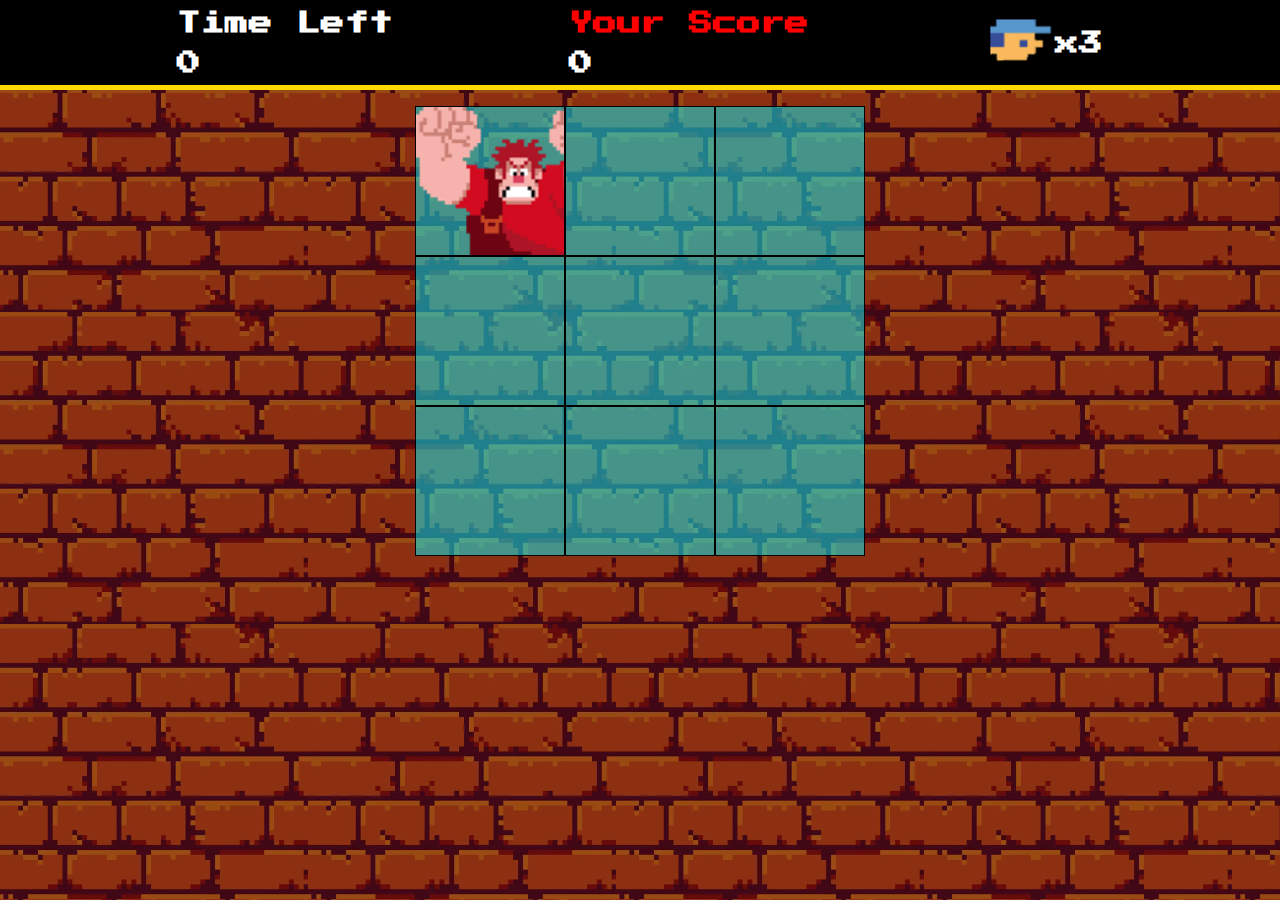
<file: Potencia_Tech_iFood-Desenvolvimento_de_Jogos/Desafios/Detona_Ralph/index.html>
<!DOCTYPE html>
<html lang="pt-BR">

<head>
  <!-- settings -->
  <meta charset="UTF-8">
  <meta name="viewport" content="width=device-width, initial-scale=1.0">
  <title>Detona Ralph</title>
  <link rel="shortcut icon" href="./src/images/favicon.jpg" type="image/x-icon">

  <!-- fonts -->
  <link rel="preconnect" href="https://fonts.googleapis.com">
  <link rel="preconnect" href="https://fonts.gstatic.com" crossorigin>
  <link href="https://fonts.googleapis.com/css2?family=Press+Start+2P&display=swap" rel="stylesheet">

  <!-- styles -->
  <link rel="stylesheet" href="./src/styles/reset.css">
  <link rel="stylesheet" href="./src/styles/main.css">
</head>

<body>
  <div class="container">
    <div class="menu">
      <div class="menu-time">
        <h2 class="">Time Left</h2>
        <h2 id="time-left">0</h2>
      </div>

      <div class="menu-score">
        <h2 class="player-score">Your Score</h2>
        <h2 id="score">0</h2>
      </div>
      <div class="menu-lives">
        <img src="./src/images/player.png" alt="player image" height="60px">
        <h2 id="count-lives">x3</h2>
      </div>
    </div>

    <div class="panel">
      <div class="panel-col">
        <div class="square enemy" id="1"></div>
        <div class="square" id="2"></div>
        <div class="square" id="3"></div>
      </div>

      <div class="panel-col">
        <div class="square" id="4"></div>
        <div class="square" id="5"></div>
        <div class="square" id="6"></div>
      </div>

      <div class="panel-col">
        <div class="square" id="7"></div>
        <div class="square" id="8"></div>
        <div class="square" id="9"></div>
      </div>

    </div>


  </div>

  <script defer src="./src/scripts/engine.js"></script>
</body>

</html>
</file>
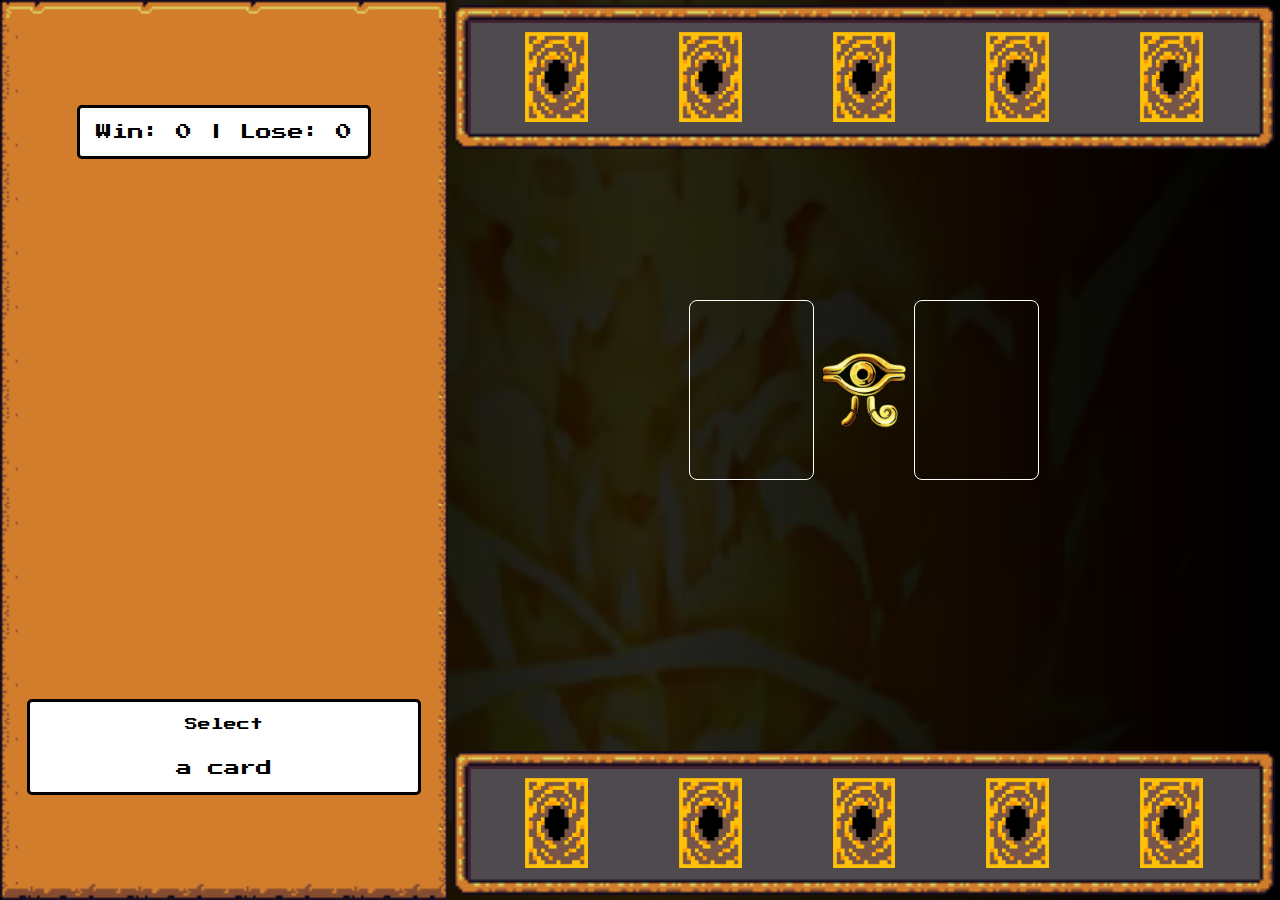
<file: Potencia_Tech_iFood-Desenvolvimento_de_Jogos/Desafios/jokenpo_yugioh/index.html>
<!DOCTYPE html>
<html lang="pt-br">

<head>
  <meta charset="UTF-8">
  <meta name="viewport" content="width=device-width, initial-scale=1.0">
  <title>Jokenpô Yu-Gi-Oh</title>
  <link rel="shortcut icon" href="./src/assets/favicon/Favicon.ico" type="image/x-icon">

  <!-- fonts -->
  <link rel="preconnect" href="https://fonts.googleapis.com">
  <link rel="preconnect" href="https://fonts.gstatic.com" crossorigin>
  <link href="https://fonts.googleapis.com/css2?family=Press+Start+2P&display=swap" rel="stylesheet">

  <!-- styles -->
  <link rel="stylesheet" href="./src/styles/reset.css">
  <link rel="stylesheet" href="./src/styles/buttons.css">
  <link rel="stylesheet" href="./src/styles/containers_and_frames.css">
  <link rel="stylesheet" href="./src/styles/main.css">
</head>

<body>
  <audio id="bgm">
    <source src="./src/assets/audios/egyptian_duel.mp3" type="audio/mp3">
  </audio>

  <div class="bg-video">
    <video class="video" autoplay loop muted>
      <source src="./src/assets/video/yugi.mp4" type="video/mp4">
    </video>
  </div>
  <div class="container">
    <div class="container__left framed-golden-2">
      <div class="score-box frame">
        <span id="score-points">Win: 0 | Lose: 0</span>
      </div>
      <div class="menu-avatar">
        <img id="card-image">
      </div>
      <div class="cards-details frame">
        <p id="card-name">Select</p>
        <p id="card-type">a card</p>
      </div>
    </div>

    <div class="container__right">
      <div class="card-box__container">
        <div class="card-box framed" id="computer-cards"></div>

        <div class="card-versus__container">
          <div class="versus-top">

            <div class="card-infield">
              <img id="player-field-card">
            </div>

            <img class="millenium-icon" src="./src/assets/icons/millenium2.png" height="100px">

            <div class="card-infield">
              <img id="computer-field-card">
            </div>

          </div>

          <div class="versus-bottom">
            <button id="next-duel" class="rpgui-button" onclick="resetDuel()">GANHOU</button>
          </div>

        </div>

        <div class="card-box framed" id="player-cards"></div>

      </div>
    </div>
  </div>

  <script src="./src/scripts/engine.js" defer></script>
</body>

</html>
</file>
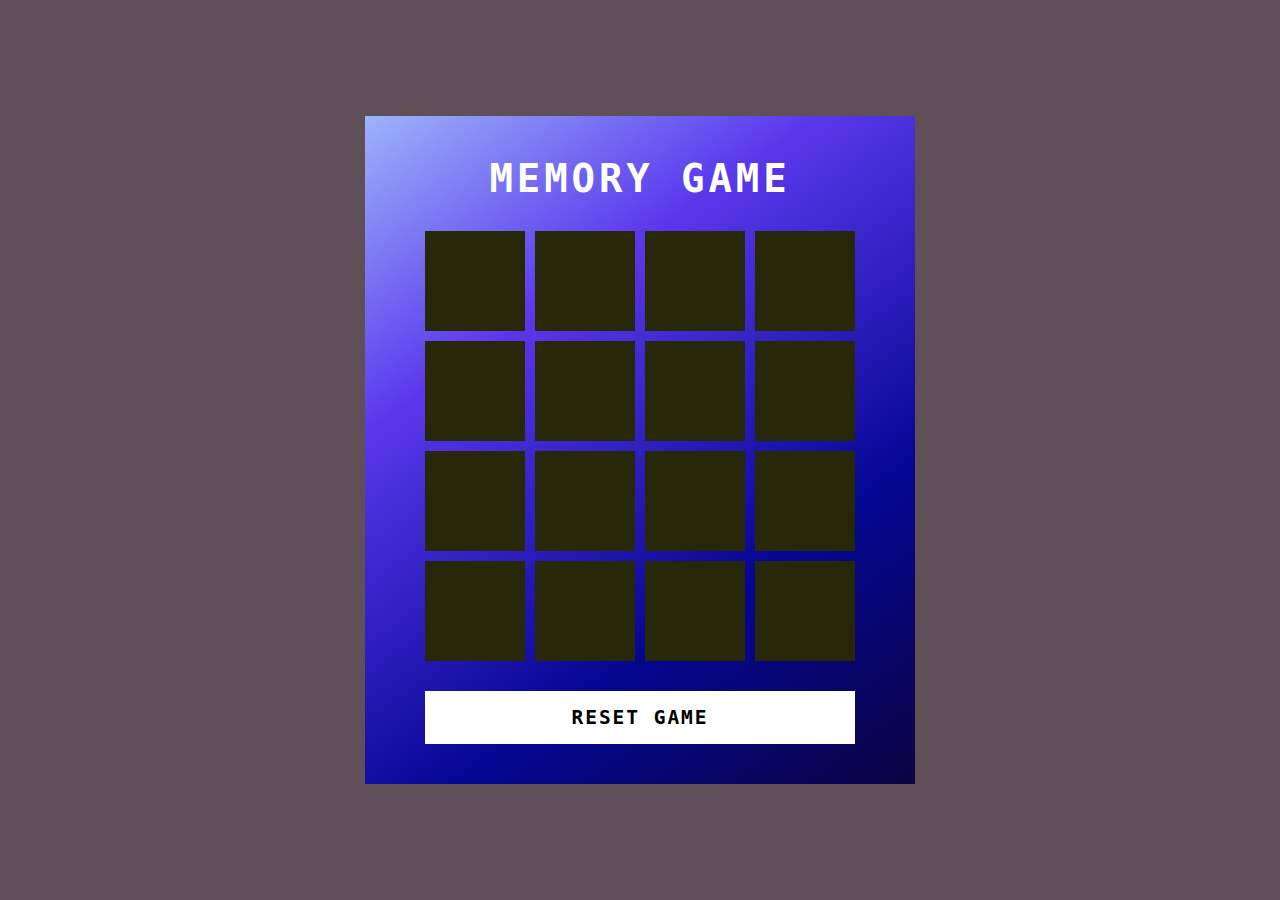
<file: Potencia_Tech_iFood-Desenvolvimento_de_Jogos/Desafios/Memory_Game/index.html>
<!DOCTYPE html>
<html lang="pt-br">

<head>
  <meta charset="UTF-8">
  <meta name="viewport" content="width=device-width, initial-scale=1.0">
  <title>Memory Game</title>

  <link rel="stylesheet" href="./src/styles/reset.css">
  <link rel="stylesheet" href="./src/styles/main.css">
</head>

<body>
  <div class="container">
    <h2>Memory Game</h2>
    <div class="game"></div>
    <button class="reset" onclick="window.location.reload()">RESET GAME</button>
  </div>

  <script src="./src/scripts/engine.js" defer></script>
</body>

</html>
</file>
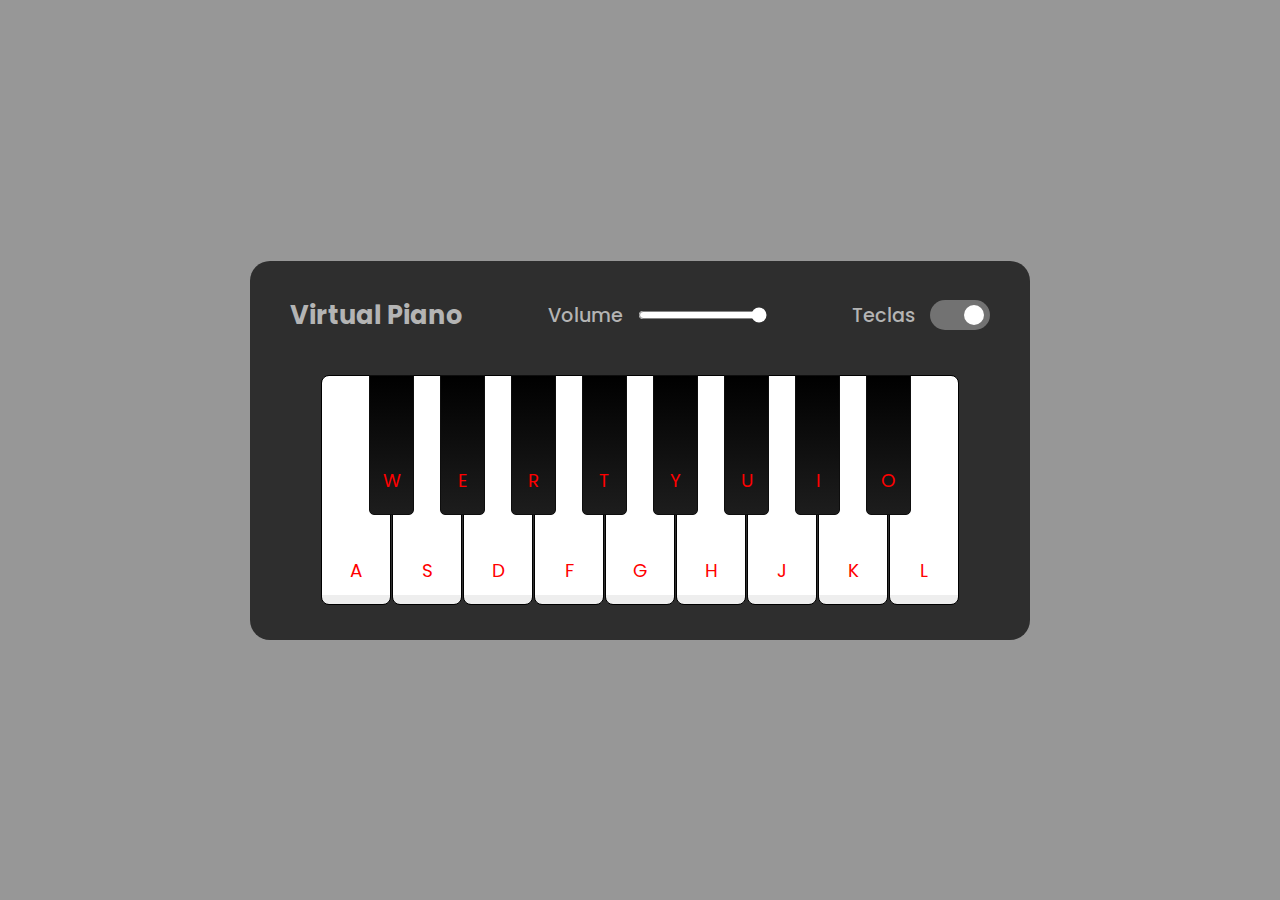
<file: Potencia_Tech_iFood-Desenvolvimento_de_Jogos/Desafios/piano_web/index.html>
<!DOCTYPE html>
<html lang="pt-br">

<head>
  <meta charset="UTF-8">
  <meta name="viewport" content="width=device-width, initial-scale=1.0">
  <title>Piano Simulator</title>

  <!-- styles -->
  <link rel="stylesheet" href="./src/styles/reset.css">
  <link rel="stylesheet" href="./src/styles/main.css">

  <!-- fonts -->
  <link rel="preconnect" href="https://fonts.googleapis.com">
  <link rel="preconnect" href="https://fonts.gstatic.com" crossorigin>
  <link
    href="https://fonts.googleapis.com/css2?family=Poppins:ital,wght@0,100;0,200;0,400;0,700;1,100;1,200;1,300;1,400&display=swap"
    rel="stylesheet">
</head>

<body>
  <div class="container">
    <header>
      <h2>Virtual Piano</h2>
      <div class="column volume-slider">
        <span>Volume</span>
        <input type="range" min="0" max="1" value="1" step="any">
      </div>
      <div class="column keys-check">
        <span>Teclas</span>
        <input type="checkbox" checked>
      </div>
    </header>
    <ul class="piano-keys">
      <li class="key white" data-key="a"><span>a</span></li>
      <li class="key black" data-key="w"><span>w</span></li>
      <li class="key white" data-key="s"><span>s</span></li>
      <li class="key black" data-key="e"><span>e</span></li>
      <li class="key white" data-key="d"><span>d</span></li>
      <li class="key black" data-key="r"><span>r</span></li>
      <li class="key white" data-key="f"><span>f</span></li>
      <li class="key black" data-key="t"><span>t</span></li>
      <li class="key white" data-key="g"><span>g</span></li>
      <li class="key black" data-key="y"><span>y</span></li>
      <li class="key white" data-key="h"><span>h</span></li>
      <li class="key black" data-key="u"><span>u</span></li>
      <li class="key white" data-key="j"><span>j</span></li>
      <li class="key black" data-key="i"><span>i</span></li>
      <li class="key white" data-key="k"><span>k</span></li>
      <li class="key black" data-key="o"><span>o</span></li>
      <li class="key white" data-key="l"><span>l</span></li>
    </ul>
  </div>

  <script src="./src/scripts/engine.js" defer></script>
</body>

</html>
</file>
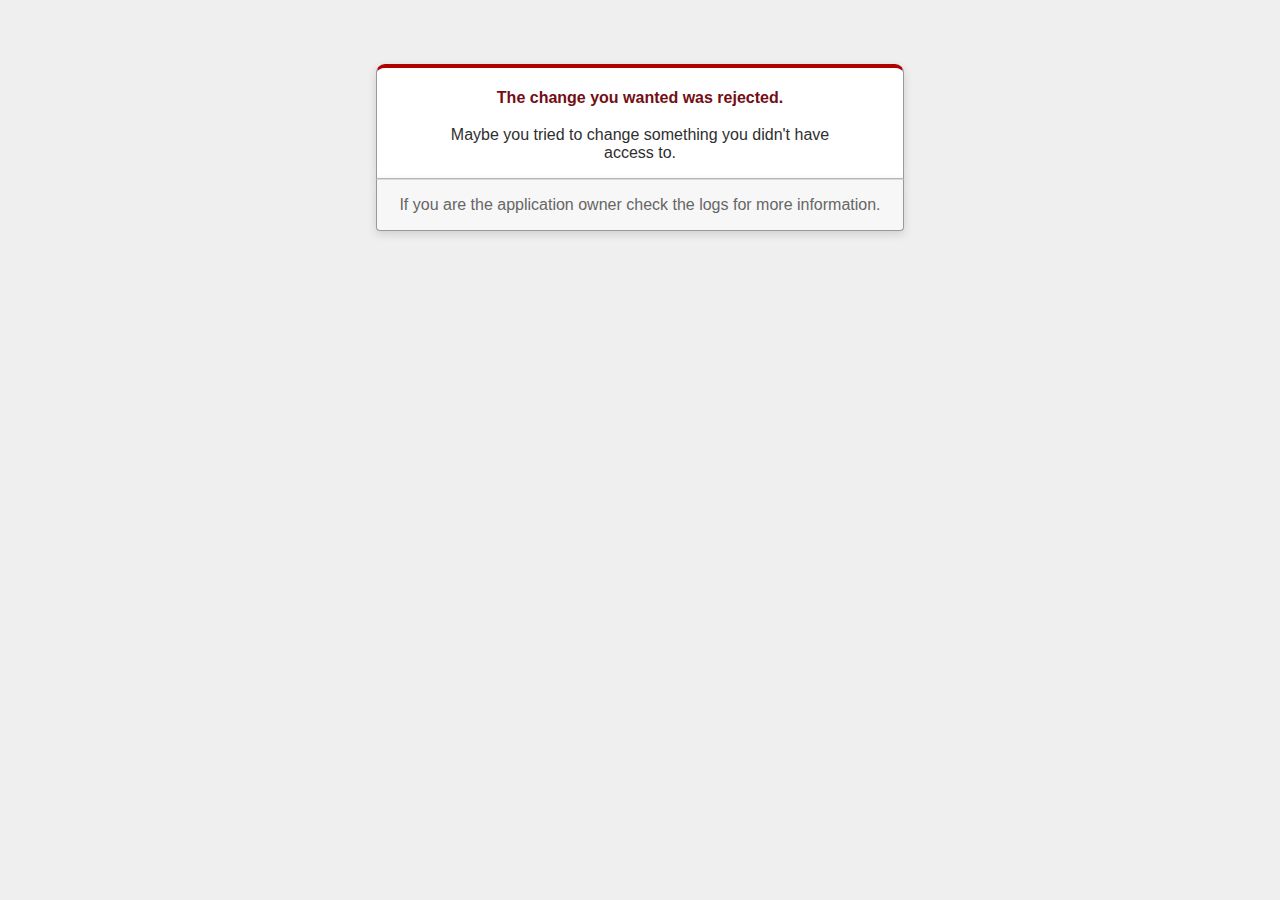
<file: Ruby_Developer/Desafios/Rails/blog/public/422.html>
<!DOCTYPE html>
<html>
<head>
  <title>The change you wanted was rejected (422)</title>
  <meta name="viewport" content="width=device-width,initial-scale=1">
  <style>
  .rails-default-error-page {
    background-color: #EFEFEF;
    color: #2E2F30;
    text-align: center;
    font-family: arial, sans-serif;
    margin: 0;
  }

  .rails-default-error-page div.dialog {
    width: 95%;
    max-width: 33em;
    margin: 4em auto 0;
  }

  .rails-default-error-page div.dialog > div {
    border: 1px solid #CCC;
    border-right-color: #999;
    border-left-color: #999;
    border-bottom-color: #BBB;
    border-top: #B00100 solid 4px;
    border-top-left-radius: 9px;
    border-top-right-radius: 9px;
    background-color: white;
    padding: 7px 12% 0;
    box-shadow: 0 3px 8px rgba(50, 50, 50, 0.17);
  }

  .rails-default-error-page h1 {
    font-size: 100%;
    color: #730E15;
    line-height: 1.5em;
  }

  .rails-default-error-page div.dialog > p {
    margin: 0 0 1em;
    padding: 1em;
    background-color: #F7F7F7;
    border: 1px solid #CCC;
    border-right-color: #999;
    border-left-color: #999;
    border-bottom-color: #999;
    border-bottom-left-radius: 4px;
    border-bottom-right-radius: 4px;
    border-top-color: #DADADA;
    color: #666;
    box-shadow: 0 3px 8px rgba(50, 50, 50, 0.17);
  }
  </style>
</head>

<body class="rails-default-error-page">
  <!-- This file lives in public/422.html -->
  <div class="dialog">
    <div>
      <h1>The change you wanted was rejected.</h1>
      <p>Maybe you tried to change something you didn't have access to.</p>
    </div>
    <p>If you are the application owner check the logs for more information.</p>
  </div>
</body>
</html>
</file>
<file: Potencia_Tech_iFood-Desenvolvimento_de_Jogos/Desafios/Detona_Ralph/src/styles/main.css>
.container {
  display: flex;
  flex-direction: column;
  height: 100vh;
  background-image: url('../images/wall.png');
}

.menu {
  display: flex;
  justify-content: space-evenly;
  align-items: center;

  width: 100%;
  height: 90px;
  background-color: #000;
  color: #FFF;
  border-bottom: 5px solid #FFD900;
}

.player-score {
  color: #F00;
}

.panel {
  margin: 1rem;
  display: flex;
  justify-content: center;
  align-items: center;
}

.square {
  width: 150px;
  height: 150px;
  border: 1px solid #000;
  background-color: #00F7FF80;
}

.enemy {
  background-image: url('../images/ralph.png');
  background-size: cover;
}

.menu-lives {
  display: flex;
  align-items: center;
  justify-content: center;
}

.menu-time h2:nth-child(2),
.menu-score h2:nth-child(2) {
  margin-top: 1rem;
}
</file>
<file: Potencia_Tech_iFood-Desenvolvimento_de_Jogos/Desafios/jokenpo_yugioh/src/styles/buttons.css>
/**
* Styling for buttons
*/

/* button style */
.rpgui-button {
  /* hide button default stuff */
  background-color: Transparent;
  background-repeat: no-repeat;
  border: none;
  overflow: hidden;
  outline: none;

  /* background */
  background: url("../assets/rpg/button.png") no-repeat no-repeat;
  background-clip: padding-box;
  background-origin: padding-box;
  background-position: center;
  background-size: 100% 100%;

  /* font size */
  font-size: 1em;

  /* default size and display */
  max-width: 100%;
  min-width: 140px;
  height: 60px;
  display: inline-block;

  /* padding */
  padding-left: 35px;
  padding-right: 35px;
}

/* button hover */
.rpgui-button.hover,
.rpgui-button:hover {
  background-image: url("../assets/rpg/button-hover.png");
}

/* button clicked */
.rpgui-button.down,
.rpgui-button:active {
  background-image: url("../assets/rpg/button-down.png");
}

/* golden button stuff */
.rpgui-button.golden p {
  display: inline-block;
}

/* golden button style */
.rpgui-button.golden {
  /* hide button default stuff */
  background-color: Transparent;
  background-repeat: no-repeat;
  border: none;
  overflow: hidden;
  outline: none;

  /* background */
  background: url("../assets/rpg/button-golden.png") no-repeat no-repeat;
  background-clip: padding-box;
  background-origin: padding-box;
  background-position: center;
  background-size: 100% 80%;

  /* default size and display */
  max-width: 100%;
  min-width: 140px;
  height: 60px;
  display: inline-block;

  /* padding */
  padding-top: 5px;
  padding-left: 35px;
  padding-right: 35px;
  overflow: visible;
}

/* button hover */
.rpgui-button.golden.hover,
.rpgui-button.golden:hover {
  background-image: url("../assets/rpg/button-golden-hover.png");
}

/* button clicked */
.rpgui-button.golden.down,
.rpgui-button.golden:active {
  background-image: url("../assets/rpg/button-golden-down.png");
}

.rpgui-button.golden:before {
  white-space: nowrap;
  display: inline-block;
  content: "";
  width: 34px;
  display: block;
  height: 110%;
  background: transparent url("../assets/rpg/button-golden-left.png") no-repeat
    right center;
  background-size: 100% 100%;
  margin: 0 0 0 0;
  left: 0px;
  float: left;
  margin-left: -46px;
  margin-top: -5%;
}

.rpgui-button.golden:after {
  white-space: nowrap;
  display: block;
  content: "";
  width: 34px;
  height: 110%;
  background: transparent url("../assets/rpg/button-golden-right.png") no-repeat
    left center;
  background-size: 100% 100%;
  margin: 0 0 0 0;
  right: 0px;
  float: right;
  margin-right: -46px;
  margin-top: -5%;
}

/*
.rpgui-button.golden:hover:before {

  background-image: url('img/button-golden-left-hover.png');
}

.rpgui-button.golden:hover:after {

  background-image: url('img/button-golden-right-hover.png');
}
*/
</file>
<file: Potencia_Tech_iFood-Desenvolvimento_de_Jogos/Desafios/jokenpo_yugioh/src/styles/containers_and_frames.css>
/**
* customized divs (containers) and framed objects (background and frame image).
*/

/* game div without background image*/
.rpgui-container {
  /* position style and default z */
  position: fixed;
  z-index: 10;

  overflow: show;
}

/* game div with background image*/
.framed {
  /* border */
  border-style: solid;
  border-image-source: url("../assets/rpg/border-image.png");
  border-image-repeat: repeat;
  border-image-slice: 6 6 6 6;
  border-image-width: 18px;
  border-width: 15px;
  padding: 12px;

  /* internal border */
  box-sizing: border-box;
  -moz-box-sizing: border-box;
  -webkit-box-sizing: border-box;

  /* background */
  background: url("../assets/rpg/background-image.png") repeat repeat;
  background-clip: padding-box;
  background-origin: padding-box;
  background-position: center;
}

/* game div with golden background image*/
.framed-golden {
  /* border */
  border-style: solid;
  border-image-source: url("../assets/rpg/border-image-golden.png");
  border-image-repeat: repeat;
  border-image-slice: 4 4 4 4;
  border-image-width: 18px;
  border-width: 15px;
  padding: 12px;

  /* internal border */
  box-sizing: border-box;
  -moz-box-sizing: border-box;
  -webkit-box-sizing: border-box;

  /* background */
  background: url("../assets/rpg/background-image-golden.png") repeat repeat;
  background-clip: padding-box;
  background-origin: padding-box;
  background-position: center;
}

/* game div with golden2 background image*/
.framed-golden-2 {
  /* border */
  border-style: solid;
  border-image-source: url("../assets/rpg/border-image-golden2.png");
  border-image-repeat: repeat;
  border-image-slice: 8 8 8 8;
  border-image-width: 18px;
  border-width: 15px;
  padding: 12px;

  /* internal border */
  box-sizing: border-box;
  -moz-box-sizing: border-box;
  -webkit-box-sizing: border-box;

  /* background */
  background: url("../assets/rpg/background-image-golden2.png") repeat repeat;
  background-clip: padding-box;
  background-origin: padding-box;
  background-position: center;
}

/* game div with soft grey background image*/
.framed-grey {
  position: relative;

  /* border */
  border-style: solid;
  border-image-source: url("../assets/rpg/border-image-grey.png");
  border-image-repeat: repeat;
  border-image-slice: 3 3 3 3;
  border-image-width: 7px;
  border-width: 7px;
  padding: 12px;

  /* internal border */
  box-sizing: border-box;
  -moz-box-sizing: border-box;
  -webkit-box-sizing: border-box;

  /* background */
  background: url("../assets/rpg/background-image-grey.png") repeat repeat;
  background-clip: padding-box;
  background-origin: padding-box;
  background-position: center;
}
</file>
<file: Potencia_Tech_iFood-Desenvolvimento_de_Jogos/Desafios/jokenpo_yugioh/src/styles/main.css>
button,
a,
img:hover,
button:hover,
a:hover {
  cursor: url('../assets/cursor/cursor.cur'), default;
}

.bg-video {
  position: absolute;
  z-index: -2;
  width: 100vw;
  height: 100vh;
  overflow: hidden;
  display: flex;
  justify-content: center;
}

.bg-video .video {
  height: 100vh;
}

.bg-video::after {
  content: '';
  position: absolute;
  top: 0;
  left: 0;
  width: 100vw;
  height: 100vh;
  background: linear-gradient(90deg, rgba(0, 0, 0, 1) 0%, rgba(0, 0, 0, .85) 50%, rgba(0, 0, 0, 1) 100%);
}

.container {
  position: relative;
  z-index: 3;
  display: flex;
  height: 100vh;
}

.container__left {
  width: 35%;
  min-width: 320px;
  display: flex;
  flex-direction: column;
  align-items: center;
  justify-content: space-around;
}

.container__right {
  width: 65%;
}

.score-box {
  background-color: #FFF;
  padding: 1rem;
}

.frame {
  border: 3px solid #000;
  border-radius: 5px;
}

.menu-avatar {
  height: 228px;
}

.cards-details {
  background-color: #FFF;
  padding: 1rem;
  display: flex;
  flex-direction: column;
  align-items: center;
  justify-content: space-between;
  height: 6rem;
  width: 100%;
}

#card-name {
  font-size: .8rem;
}

#card-type {
  font-size: 1rem;
}

.card-box__container {
  height: 100vh;
  display: flex;
  flex-direction: column;
  justify-content: space-between;
  padding: .3rem;
}

.card-versus__container {
  /* border: 1px solid #FFF; */
  display: flex;
  flex-direction: column;
  /* padding-top: 1rem; */
  height: 300px;
  justify-items: center;
  align-items: center;
}

.versus-top,
.versus-bottom {
  display: flex;
  align-items: center;
  justify-content: center;
}

.versus-bottom {
  margin-top: 1rem;
}

#next-duel {
  display: none;
}

.card-box {
  height: 9rem;
  width: 100%;
  display: flex;
  flex-direction: row;
  align-items: center;
  justify-content: space-around;
}

.card-infield {
  border: 1px solid #FFF;
  border-radius: 8px;
  width: 7.8125rem;
  height: 11.25rem;
}

.card-infield img {
  width: 125px;
  height: 180px;
  display: none;
}

.card {
  transition: transform .2s;
}

.card:hover {
  transform: scale(1.1);
}

@media (max-width: 425px) {
  /* .bg-video {
    display: none;
  } */

  .container {
    flex-wrap: wrap;
  }

  .container__left,
  .container__right {
    width: 100%;
  }

  .container__left {
    height: 35vh;
  }

  .container__right {
    height: 65vh;
  }

  .score-box,
  .cards-details {
    padding: .3rem .5rem;
  }

  #score-points,
  #card-type {
    font-size: .8rem;
  }

  #card-name {
    font-size: .6rem;
  }

  .menu-avatar {
    height: 160px;
  }

  .menu-avatar #card-image {
    height: 100%;
    min-height: 160px;
    /* border: 1px solid #FFF; */
    padding: .2rem 0;
  }

  .card-box__container {
    flex-direction: column-reverse;
    height: 100%;
  }

  .card-box {
    height: 25%;
  }

  .card-versus__container {
    height: 50%;
    padding: .5rem 0;
  }

  .versus-top {
    height: 80%;
  }

  .versus-bottom {
    height: 20%;
    margin: 0;
  }

  .versus-top .millenium-icon {
    height: 50px;
  }
}
</file>
<file: Potencia_Tech_iFood-Desenvolvimento_de_Jogos/Desafios/Memory_Game/src/styles/main.css>
body {
  display: flex;
  justify-content: center;
  align-items: center;
  min-height: 100vh;
  background: #5e5056;
  user-select: none;
}

.container {
  position: relative;
  display: flex;
  flex-direction: column;
  justify-content: center;
  align-items: center;
  gap: 30px;
  background: linear-gradient(325deg,
      #0a0441 0%,
      #040691 30%,
      #5938ec 70%,
      #9db3fa 100%);
  padding: 40px 60px;
}

h2 {
  font-size: 3em;
  color: #FFF;
  text-transform: uppercase;
  letter-spacing: .1em;
}

.reset {
  padding: 15px 20px;
  width: 100%;
  color: #000;
  background-color: #FFF;
  border: none;
  font-size: 1.5em;
  letter-spacing: .1em;
  text-transform: uppercase;
  cursor: pointer;
  font-weight: 600;
}

.reset:focus {
  color: #38ecec;
  background-color: #262809;
}

.game {
  /* border: 1px solid #000; */
  width: 430px;
  height: 430px;
  display: flex;
  flex-wrap: wrap;
  gap: 10px;
  transform-style: preserve-3d;
  perspective: 500px;
}

.item {
  position: relative;
  width: 100px;
  height: 100px;
  display: flex;
  align-items: center;
  justify-content: center;
  background-color: #FFFFFF70;
  font-size: 4em;
  transform: rotateY(180deg);
  transition: .25s;
}

.item::after {
  content: '';
  position: absolute;
  inset: 0;
  background-color: #262809;
  transition: .25s;
  transform: rotateY(0deg);
  backface-visibility: hidden;
  /* opacity: .7; */
}

.item.boxOpen {
  transform: rotateY(0deg);
}

.boxOpen::after,
.boxMatch::after {
  transform: rotateY(180deg);
}
</file>
<file: Potencia_Tech_iFood-Desenvolvimento_de_Jogos/Desafios/piano_web/src/styles/main.css>
body {
  display: flex;
  align-items: center;
  justify-content: center;
  min-height: 100vh;
  background-color: #13131370;
  color: #FFF;
}

.container {
  width: 780px;
  /* border: 1px solid #F00; */
  padding: 35px 40px;
  border-radius: 20px;
  background-color: #2e2e2e;
}

.container header {
  color: #b4b4b4;
  display: flex;
  justify-content: space-between;
  align-items: center;
}

header h2 {
  font-size: 1.6rem;
}

header .column {
  display: flex;
  align-items: center;
}

header .column span {
  font-weight: 500;
  margin-right: 15px;
  font-size: 1.2rem;
}

.volume-slider input {
  accent-color: #ffffff;
}

.keys-check input {
  width: 60px;
  height: 30px;
  appearance: none;
  background-color: #727272;
  border-radius: 30px;
  cursor: pointer;
  position: relative;
}

.keys-check input::before {
  content: '';
  background-color: #3a3a3a;
  width: 20px;
  height: 20px;
  position: absolute;
  border-radius: inherit;
  top: 50%;
  left: .3rem;
  transform: translateY(-50%);
  transition: all .3s;
}

.keys-check input:checked::before {
  left: 2.1rem;
  background-color: #ffffff;
}

.piano-keys {
  display: flex;
  margin-top: 40px;
  justify-content: center;
}

.piano-keys .key {
  cursor: pointer;
  color: #ff0000;
  position: relative;
  text-transform: uppercase;
}

.piano-keys .white {
  border: 1px solid #000000;
  width: 70px;
  height: 230px;
  border-radius: 8px;
  background: linear-gradient(#FFF 96%, #EEE 4%);
}

.piano-keys .black {
  border: 1px solid #0e0e0e;
  width: 45px;
  height: 140px;
  border-radius: 0 0 5px 5px;
  background: linear-gradient(#000000, #1d1d1d);
  z-index: 2;
  margin: 0 -22px 0 -22px;
}

.piano-keys span {
  position: absolute;
  bottom: 20px;
  width: 100%;
  text-align: center;
  font-size: 1.15rem;
}

.piano-keys .white.active {
  box-shadow: inset -5px 5px 10px rgba(0, 0, 0, .2);
  background: linear-gradient(to bottom, #FFF, #CCC);
}

.piano-keys .black.active {
  box-shadow: inset -5px 5px 10px rgba(255, 255, 255, .1);
  background: linear-gradient(to bottom, #000, #555);
}

.piano-keys .key.hidden span {
  display: none;
}
</file>
